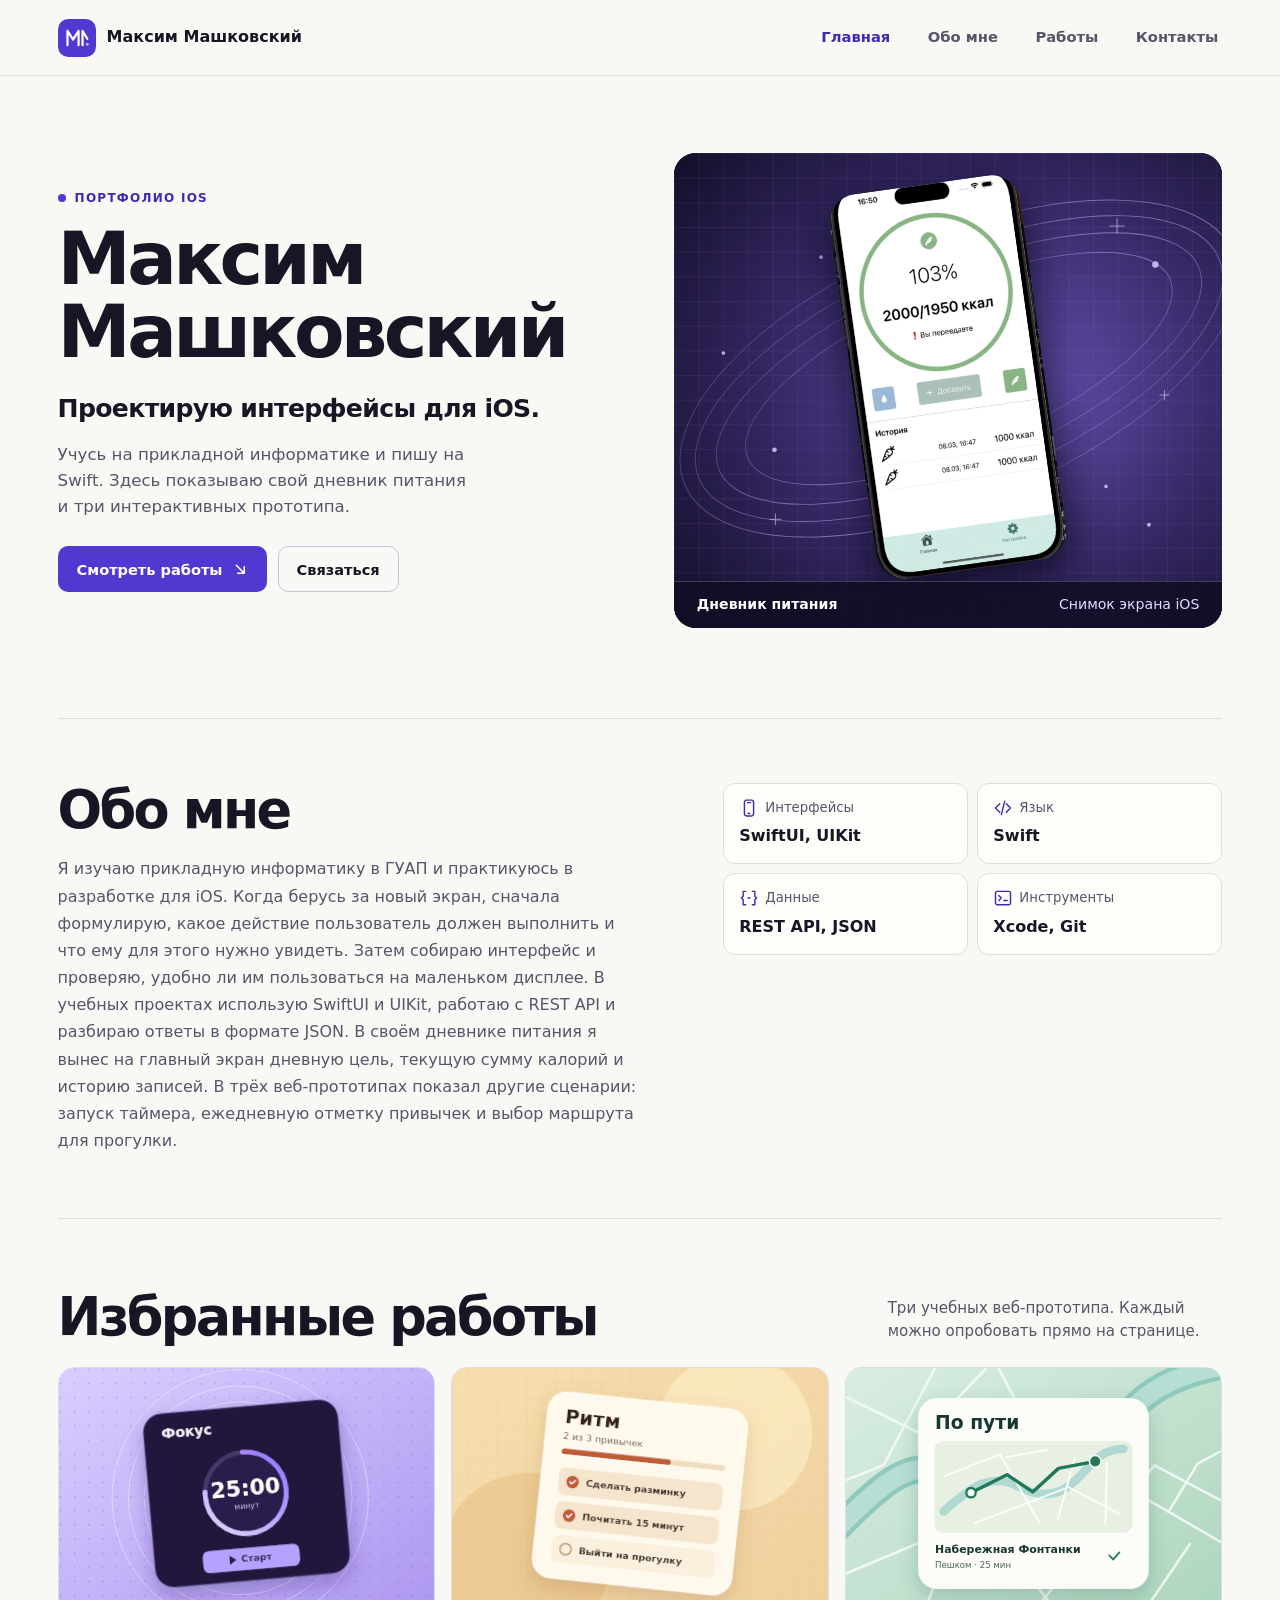
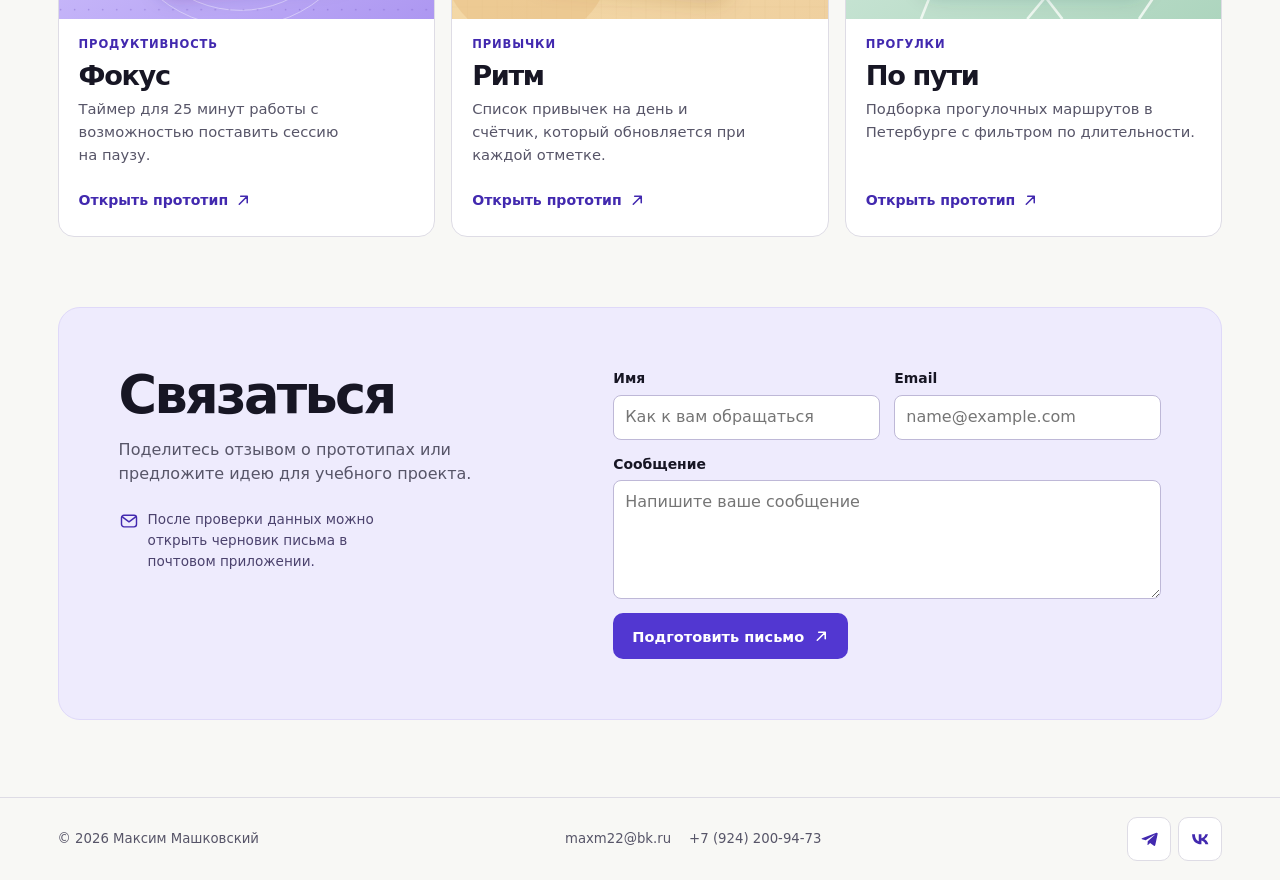
<file: ios-portfolio/index.html>
<!doctype html>
<html lang="ru">
<head>
  <meta charset="utf-8">
  <meta name="viewport" content="width=device-width, initial-scale=1">
  <meta name="description" content="Максим Машковский. Дневник питания для iOS и интерактивные прототипы мобильных интерфейсов.">
  <meta name="theme-color" content="#f8f8f5">
  <link rel="icon" href="./assets/mark.svg" type="image/svg+xml">
  <link rel="stylesheet" href="./styles.css">
  <script src="./app.js" defer></script>
  <title>Максим Машковский — портфолио iOS</title>
</head>
<body>
  <a class="skip-link" href="#home">Перейти к содержимому</a>

  <header class="site-header">
    <div class="shell header-inner">
      <a class="brand" href="#home">
        <img src="./assets/mark.svg" width="38" height="38" alt=""> <span>Максим Машковский</span>
      </a>
      <nav class="site-nav" aria-label="Разделы портфолио">
        <a href="#home" aria-current="location">Главная</a>
        <a href="#about">Обо мне</a>
        <a href="#work">Работы</a>
        <a href="#contact">Контакты</a>
      </nav>
    </div>
  </header>

  <main>
    <section class="hero shell" id="home" aria-labelledby="hero-title">
      <div>
        <p class="eyebrow"><span class="status-dot" aria-hidden="true"></span> Портфолио iOS</p>
        <h1 id="hero-title"><span>Максим</span> <span>Машковский</span></h1>
        <p class="hero-lead">Проектирую интерфейсы для iOS.</p>
        <p class="hero-description">Учусь на прикладной информатике и пишу на Swift. Здесь показываю свой дневник питания и три интерактивных прототипа.</p>
        <div class="hero-actions">
          <a class="button button-primary" href="#work">Смотреть работы <svg class="button-arrow" viewBox="0 0 16 16" aria-hidden="true"><path d="M3.5 3.5 12 12m0-7v7H5"/></svg></a>
          <a class="button button-outline" href="#contact">Связаться</a>
        </div>
      </div>
      <figure class="hero-visual">
        <a class="hero-shot" href="./assets/nutrition.webp" target="_blank" rel="noopener" aria-label="Открыть снимок дневника питания в полном размере">
          <img src="./assets/nutrition.webp" width="588" height="1188" fetchpriority="high" alt="Снимок дневника питания в симуляторе iOS с дневной нормой калорий и историей записей">
        </a>
        <figcaption><strong>Дневник питания</strong><span>Снимок экрана iOS</span></figcaption>
      </figure>
    </section>

    <section class="about shell" id="about" aria-labelledby="about-title">
      <div class="about-copy">
        <h2 id="about-title">Обо мне</h2>
        <p id="authored-text">Я изучаю прикладную информатику в ГУАП и практикуюсь в разработке для iOS. Когда берусь за новый экран, сначала формулирую, какое действие пользователь должен выполнить и что ему для этого нужно увидеть. Затем собираю интерфейс и проверяю, удобно ли им пользоваться на маленьком дисплее. В учебных проектах использую SwiftUI и UIKit, работаю с REST API и разбираю ответы в формате JSON. В своём дневнике питания я вынес на главный экран дневную цель, текущую сумму калорий и историю записей. В трёх веб-прототипах показал другие сценарии: запуск таймера, ежедневную отметку привычек и выбор маршрута для прогулки.</p>
      </div>
      <dl class="skills">
        <div><dt><svg class="line-icon" viewBox="0 0 24 24" aria-hidden="true"><rect x="6.5" y="2.5" width="11" height="19" rx="2.5"/><path d="M10 5.5h4m-3 13h2"/></svg> Интерфейсы</dt><dd>SwiftUI, UIKit</dd></div>
        <div><dt><svg class="line-icon" viewBox="0 0 24 24" aria-hidden="true"><path d="M8 7 3 12l5 5m8-10 5 5-5 5M14 4l-4 16"/></svg> Язык</dt><dd>Swift</dd></div>
        <div><dt><svg class="line-icon" viewBox="0 0 24 24" aria-hidden="true"><path d="M8 4H5v6l-2 2 2 2v6h3m8-16h3v6l2 2-2 2v6h-3m-5-8h2"/></svg> Данные</dt><dd>REST API, JSON</dd></div>
        <div><dt><svg class="line-icon" viewBox="0 0 24 24" aria-hidden="true"><rect x="3" y="4" width="18" height="16" rx="2"/><path d="m7 9 3 3-3 3m6 0h4"/></svg> Инструменты</dt><dd>Xcode, Git</dd></div>
      </dl>
    </section>

    <section class="work shell" id="work" aria-labelledby="work-title">
      <div class="section-heading">
        <h2 id="work-title">Избранные работы</h2>
        <p>Три учебных веб-прототипа. Каждый можно опробовать прямо на странице.</p>
      </div>
      <div class="project-grid">
        <article class="project">
          <img class="project-image" src="./assets/focus.svg" width="480" height="320" loading="lazy" alt="Фиолетовый экран «Фокус» с круговым таймером">
          <div class="project-copy">
            <span class="project-category">Продуктивность</span>
            <h3>Фокус</h3>
            <p>Таймер для 25 минут работы с возможностью поставить сессию на паузу.</p>
            <button class="project-open" type="button" data-open="focus" aria-label="Открыть прототип «Фокус»">Открыть прототип <svg class="button-arrow" viewBox="0 0 16 16" aria-hidden="true"><path d="M3.5 12 12 3.5m-7 0h7v7"/></svg></button>
          </div>
        </article>
        <article class="project">
          <img class="project-image" src="./assets/rhythm.svg" width="480" height="320" loading="lazy" alt="Экран «Ритм» со списком привычек и счётчиком">
          <div class="project-copy">
            <span class="project-category">Привычки</span>
            <h3>Ритм</h3>
            <p>Список привычек на день и счётчик, который обновляется при каждой отметке.</p>
            <button class="project-open" type="button" data-open="rhythm" aria-label="Открыть прототип «Ритм»">Открыть прототип <svg class="button-arrow" viewBox="0 0 16 16" aria-hidden="true"><path d="M3.5 12 12 3.5m-7 0h7v7"/></svg></button>
          </div>
        </article>
        <article class="project">
          <img class="project-image" src="./assets/route.svg" width="480" height="320" loading="lazy" alt="Схема маршрута «По пути» с началом и концом прогулки">
          <div class="project-copy">
            <span class="project-category">Прогулки</span>
            <h3>По пути</h3>
            <p>Подборка прогулочных маршрутов в Петербурге с фильтром по длительности.</p>
            <button class="project-open" type="button" data-open="route" aria-label="Открыть прототип «По пути»">Открыть прототип <svg class="button-arrow" viewBox="0 0 16 16" aria-hidden="true"><path d="M3.5 12 12 3.5m-7 0h7v7"/></svg></button>
          </div>
        </article>
      </div>
      <noscript><p>Для запуска прототипов включите JavaScript в браузере.</p></noscript>
    </section>

    <section class="contact shell" id="contact" aria-labelledby="contact-title">
      <div class="contact-panel">
        <div class="contact-copy">
          <h2 id="contact-title">Связаться</h2>
          <p>Поделитесь отзывом о прототипах или предложите идею для учебного проекта.</p>
          <div class="contact-note">
            <svg class="line-icon" viewBox="0 0 24 24" aria-hidden="true"><rect x="3" y="5" width="18" height="14" rx="3"/><path d="m4 7 8 6 8-6"/></svg>
            <span>После проверки данных можно открыть черновик письма в почтовом приложении.</span>
          </div>
        </div>
        <form class="contact-form" id="feedback" method="post" aria-label="Форма обратной связи">
          <div class="field">
            <label for="sender-name">Имя</label>
            <input id="sender-name" name="name" autocomplete="name" placeholder="Как к вам обращаться" maxlength="80" aria-describedby="error-name" required>
            <p class="field-error" id="error-name" hidden></p>
          </div>
          <div class="field">
            <label for="sender-email">Email</label>
            <input id="sender-email" name="email" type="email" autocomplete="email" placeholder="name@example.com" maxlength="160" aria-describedby="error-email" required>
            <p class="field-error" id="error-email" hidden></p>
          </div>
          <div class="field field-wide">
            <label for="sender-message">Сообщение</label>
            <textarea id="sender-message" name="message" rows="4" placeholder="Напишите ваше сообщение" maxlength="700" aria-describedby="error-message" required></textarea>
            <p class="field-error" id="error-message" hidden></p>
          </div>
          <button class="button button-primary" type="submit">Подготовить письмо <svg class="button-arrow" viewBox="0 0 16 16" aria-hidden="true"><path d="M3.5 12 12 3.5m-7 0h7v7"/></svg></button>
          <p class="form-status" id="form-status" role="status"></p>
          <div class="draft-actions" id="draft-actions" hidden>
            <a class="button button-outline" id="open-draft">Открыть в почте</a>
          </div>
          <noscript><p>Включите JavaScript для проверки полей или воспользуйтесь адресом в подвале.</p></noscript>
        </form>
      </div>
    </section>
  </main>

  <footer class="site-footer">
    <div class="shell footer-inner">
      <p class="copyright">© 2026 Максим Машковский</p>
      <div class="footer-contacts" aria-label="Прямые контакты">
        <a id="contact-email" href="mailto:maxm22@bk.ru">maxm22@bk.ru</a>
        <a href="tel:+79242009473">+7 (924) 200-94-73</a>
      </div>
      <div class="footer-social" aria-label="Поделиться портфолио">
        <a class="social-link" data-share="telegram" href="https://t.me/" target="_blank" rel="noopener noreferrer" aria-label="Поделиться в Telegram" title="Поделиться в Telegram">
          <svg viewBox="0 0 24 24" width="21" height="21" aria-hidden="true"><path fill="currentColor" d="M20.73 4.47a.82.82 0 0 0-.84-.12L3.57 10.63c-.8.31-.81.82-.14 1.02l4.2 1.31L17.37 6.8c.46-.28.88-.13.53.17l-7.9 7.14-.3 4.25c.44 0 .64-.2.89-.44l2.1-2.01 4.38 3.24c.8.44 1.36.21 1.55-.73l2.75-12.98a.8.8 0 0 0-.64-.97Z"/></svg>
        </a>
        <a class="social-link" data-share="vk" href="https://vk.com/" target="_blank" rel="noopener noreferrer" aria-label="Поделиться во ВКонтакте" title="Поделиться во ВКонтакте">
          <svg viewBox="0 0 24 24" width="22" height="22" aria-hidden="true"><path fill="currentColor" d="M13.3 17.7c-6.23 0-9.78-4.12-9.93-10.97h3.1c.1 5.02 2.37 7.15 4.17 7.59V6.73h2.91v4.33c1.78-.19 3.67-2.17 4.3-4.33h2.91a8.4 8.4 0 0 1-3.95 5.45c1.31.62 3.45 2.27 4.3 5.52h-3.2c-.72-2.11-2.44-3.75-4.36-3.97v3.97z"/></svg>
        </a>
      </div>
    </div>
  </footer>

  <dialog class="project-dialog" id="project-dialog" aria-labelledby="dialog-title">
    <div class="dialog-inner">
      <form method="dialog" class="dialog-close">
        <button class="icon-button" type="submit" aria-label="Закрыть прототип" autofocus>×</button>
      </form>
      <p class="eyebrow">Интерактивный прототип</p>
      <h2 id="dialog-title"></h2>
      <p class="dialog-summary" id="dialog-summary"></p>
      <div id="dialog-demo"></div>
    </div>
  </dialog>

  <template id="focus-template">
    <div class="demo demo-focus">
      <p class="timer-time" aria-label="Оставшееся время">25:00</p>
      <div class="demo-actions">
        <button class="button button-primary" type="button" data-timer="toggle">Старт</button>
        <button class="button button-outline" type="button" data-timer="reset">Сбросить</button>
      </div>
      <p class="demo-status" role="status">Готов к началу</p>
    </div>
  </template>
  <template id="rhythm-template">
    <fieldset class="demo demo-rhythm">
      <legend>Привычки на сегодня</legend>
      <p class="habit-count" role="status">Выполнено 0 из 3</p>
      <label><input type="checkbox"> Сделать разминку</label>
      <label><input type="checkbox"> Почитать 15 минут</label>
      <label><input type="checkbox"> Выйти на прогулку</label>
    </fieldset>
  </template>
  <template id="route-template">
    <div class="demo demo-route">
      <label for="route-time">Сколько времени есть на прогулку</label>
      <select id="route-time">
        <option value="all">Любая длительность</option>
        <option value="30">До 30 минут</option>
        <option value="60">До 60 минут</option>
      </select>
      <ul class="routes">
        <li data-minutes="25"><strong>Набережная Фонтанки</strong><span>25 мин</span></li>
        <li data-minutes="45"><strong>Летний сад и Марсово поле</strong><span>45 мин</span></li>
        <li data-minutes="75"><strong>Петроградская сторона</strong><span>75 мин</span></li>
      </ul>
      <p class="visually-hidden route-count" role="status">Доступно маршрутов: 3</p>
    </div>
  </template>
</body>
</html>
</file>
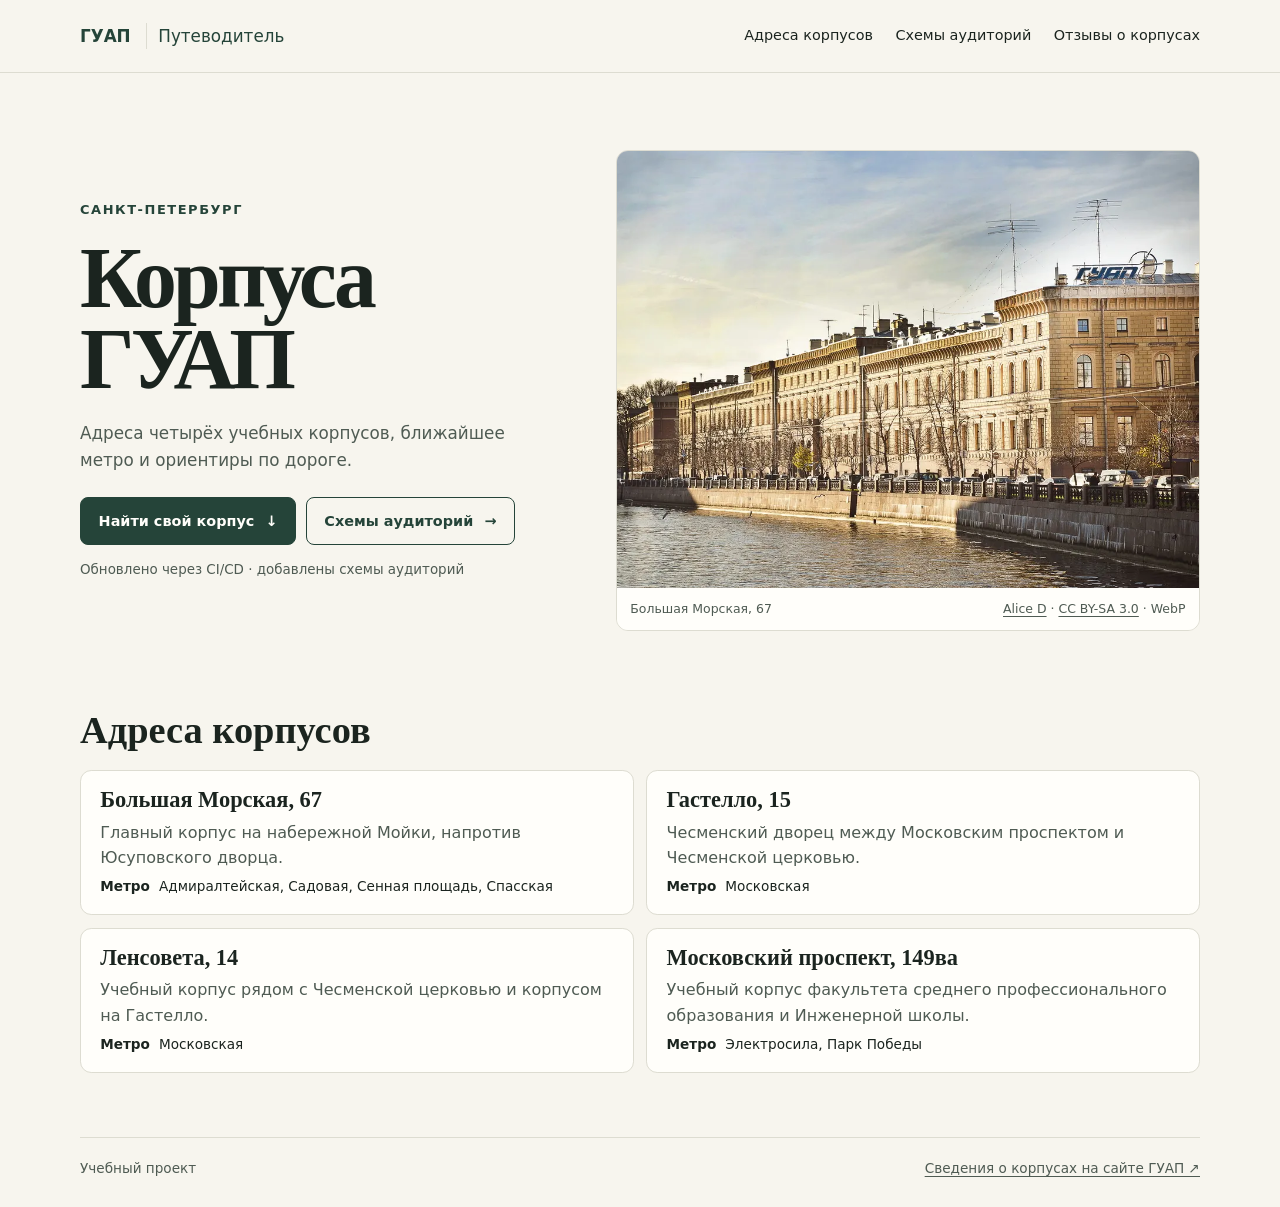
<file: lab6/index.html>
<!doctype html>
<html lang="ru">
<head>
  <meta charset="utf-8">
  <meta name="viewport" content="width=device-width, initial-scale=1">
  <meta name="description" content="Адреса учебных корпусов и схемы аудиторий ГУАП в Санкт-Петербурге.">
  <title>Корпуса ГУАП</title>
  <link rel="stylesheet" href="style.css?v=2">
</head>
<body>
  <a class="skip-link" href="#main">К содержанию</a>
  <header class="site-header">
    <div class="shell header-inner">
      <a class="brand" href="index.html">ГУАП <span>Путеводитель</span></a>
      <nav aria-label="Разделы путеводителя">
        <a href="#campuses">Адреса корпусов</a>
        <a href="auditoriums.html">Схемы аудиторий</a>
        <a href="../index.html#reviews">Отзывы о корпусах</a>
      </nav>
    </div>
  </header>

  <main id="main" class="shell">
    <section class="hero" aria-labelledby="title">
      <div class="hero-copy">
        <p class="location">Санкт-Петербург</p>
        <h1 id="title">Корпуса<br>ГУАП</h1>
        <p class="lead">Адреса четырёх учебных корпусов, ближайшее метро и ориентиры по дороге.</p>
        <div class="hero-actions">
          <a class="button" href="#campuses">Найти свой корпус <span aria-hidden="true">↓</span></a>
          <a class="button button-secondary" href="auditoriums.html">Схемы аудиторий <span aria-hidden="true">→</span></a>
        </div>
        <p class="release-note">Обновлено через CI/CD · добавлены схемы аудиторий</p>
      </div>
      <figure class="hero-photo">
        <img src="images/main-building.webp" width="1120" height="744" alt="Главный корпус ГУАП на набережной Мойки">
        <figcaption>
          <span>Большая Морская, 67</span>
          <span><a href="https://commons.wikimedia.org/wiki/File:Главное_здание_ГУАП.jpg">Alice D</a> · <a href="https://creativecommons.org/licenses/by-sa/3.0/">CC BY-SA 3.0</a> · WebP</span>
        </figcaption>
      </figure>
    </section>

    <section class="directory" id="campuses" aria-labelledby="campus-heading">
      <h2 id="campus-heading">Адреса корпусов</h2>
      <div class="campus-grid">
        <article class="campus">
          <h3>Большая Морская, 67</h3>
          <p>Главный корпус на набережной Мойки, напротив Юсуповского дворца.</p>
          <p class="metro"><span>Метро</span> Адмиралтейская, Садовая, Сенная площадь, Спасская</p>
        </article>
        <article class="campus">
          <h3>Гастелло, 15</h3>
          <p>Чесменский дворец между Московским проспектом и Чесменской церковью.</p>
          <p class="metro"><span>Метро</span> Московская</p>
        </article>
        <article class="campus">
          <h3>Ленсовета, 14</h3>
          <p>Учебный корпус рядом с Чесменской церковью и корпусом на Гастелло.</p>
          <p class="metro"><span>Метро</span> Московская</p>
        </article>
        <article class="campus">
          <h3>Московский проспект, 149ва</h3>
          <p>Учебный корпус факультета среднего профессионального образования и Инженерной школы.</p>
          <p class="metro"><span>Метро</span> Электросила, Парк Победы</p>
        </article>
      </div>
    </section>
  </main>

  <footer class="shell site-footer">
    <span>Учебный проект</span>
    <a href="https://guap.ru/sveden/common">Сведения о корпусах на сайте ГУАП ↗</a>
  </footer>
</body>
</html>
</file>
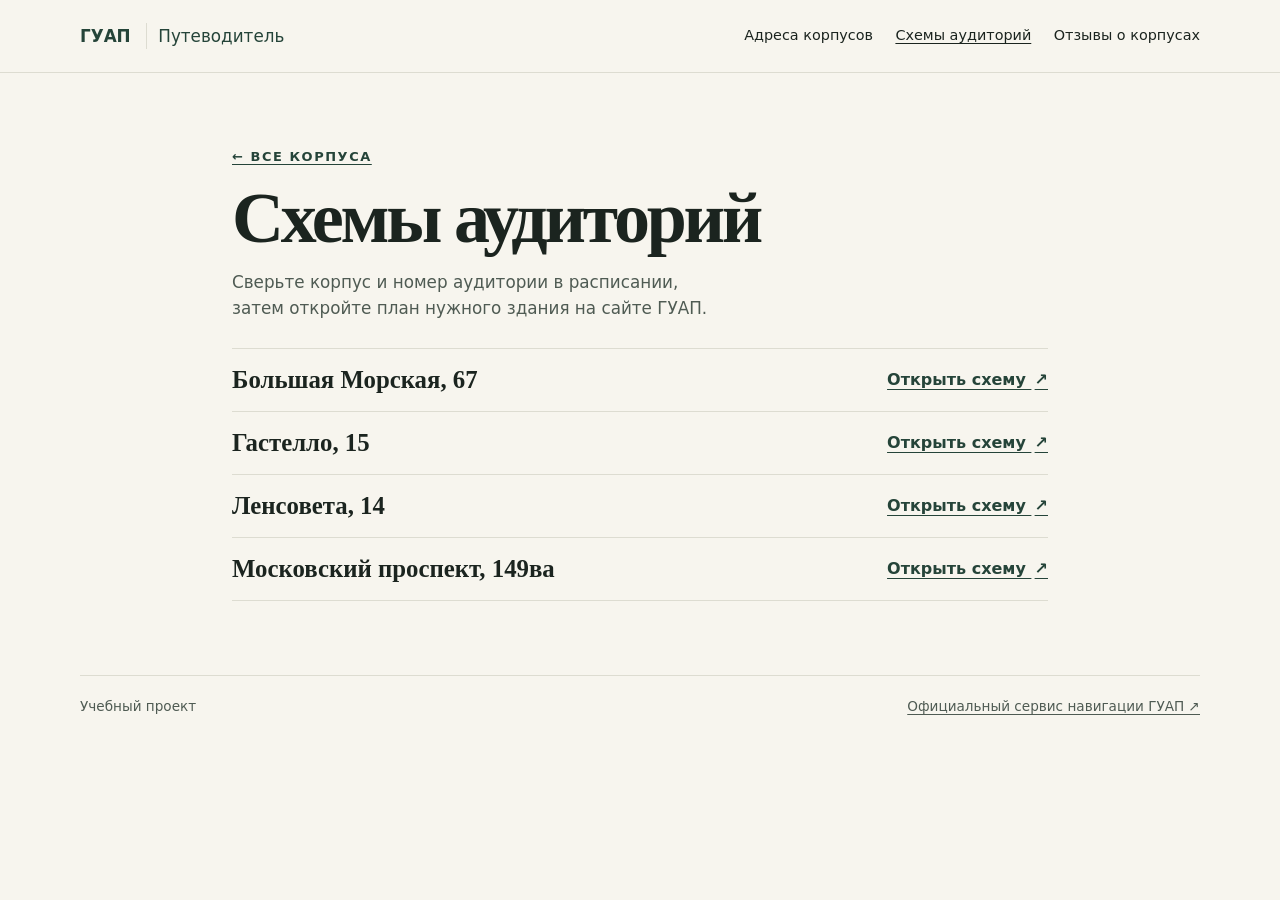
<file: lab6/auditoriums.html>
<!doctype html>
<html lang="ru">
<head>
  <meta charset="utf-8">
  <meta name="viewport" content="width=device-width, initial-scale=1">
  <meta name="description" content="Ссылки на официальные планы этажей и поиск аудиторий четырёх корпусов ГУАП.">
  <title>Схемы аудиторий ГУАП</title>
  <link rel="stylesheet" href="style.css?v=2">
</head>
<body>
  <a class="skip-link" href="#main">К содержанию</a>
  <header class="site-header">
    <div class="shell header-inner">
      <a class="brand" href="index.html">ГУАП <span>Путеводитель</span></a>
      <nav aria-label="Разделы путеводителя">
        <a href="index.html#campuses">Адреса корпусов</a>
        <a href="auditoriums.html" aria-current="page">Схемы аудиторий</a>
        <a href="../index.html#reviews">Отзывы о корпусах</a>
      </nav>
    </div>
  </header>

  <main id="main" class="shell floorplans">
    <p class="location"><a href="index.html">← Все корпуса</a></p>
    <h1>Схемы аудиторий</h1>
    <p class="lead">Сверьте корпус и номер аудитории в расписании, затем откройте план нужного здания на сайте ГУАП.</p>

    <ul class="floorplan-list" aria-label="Планы этажей">
      <li>
        <h2>Большая Морская, 67</h2>
        <a href="https://guap.ru/map_bm" aria-label="Открыть схему корпуса на Большой Морской">Открыть схему <span aria-hidden="true">↗</span></a>
      </li>
      <li>
        <h2>Гастелло, 15</h2>
        <a href="https://guap.ru/map_gast" aria-label="Открыть схему корпуса на Гастелло">Открыть схему <span aria-hidden="true">↗</span></a>
      </li>
      <li>
        <h2>Ленсовета, 14</h2>
        <a href="https://guap.ru/map_lens" aria-label="Открыть схему корпуса на Ленсовета">Открыть схему <span aria-hidden="true">↗</span></a>
      </li>
      <li>
        <h2>Московский проспект, 149ва</h2>
        <a href="https://guap.ru/map_mosk" aria-label="Открыть схему корпуса на Московском проспекте">Открыть схему <span aria-hidden="true">↗</span></a>
      </li>
    </ul>
  </main>

  <footer class="shell site-footer">
    <span>Учебный проект</span>
    <a href="https://guap.ru/c/it/service/maps">Официальный сервис навигации ГУАП ↗</a>
  </footer>
</body>
</html>
</file>
<file: ios-portfolio/styles.css>
:root {
  color-scheme: light;
  --paper: #f8f8f5;
  --ink: #171624;
  --muted: #575568;
  --line: #dedce5;
  --accent: #5237d1;
  --accent-deep: #4229af;
  --lavender: #eeebfd;
  --error: #a72d39;
  --gutter: clamp(18px, 4.5vw, 58px);
  --header: 76px;
  font: 16px/1.55 Inter, system-ui, -apple-system, "Segoe UI", sans-serif;
}

*, *::before, *::after { box-sizing: border-box; }
[hidden] { display: none !important; }
html { scroll-behavior: smooth; scroll-padding-top: calc(var(--header) + 18px); }
body { margin: 0; background: var(--paper); color: var(--ink); }
img, svg { display: block; }
img { max-width: 100%; height: auto; }
button, input, textarea, select { font: inherit; }
button { cursor: pointer; }
a { color: inherit; text-decoration: none; }
h1, h2, h3, p, figure, dl, dd { margin: 0; }
h1, h2, h3 { font-weight: 750; line-height: 1.02; letter-spacing: -.05em; }
p { text-wrap: pretty; }
:focus-visible { outline: 3px solid #6546f2; outline-offset: 5px; }
.shell { width: min(1200px, calc(100% - 2 * var(--gutter))); margin-inline: auto; }

.skip-link, .visually-hidden {
  position: absolute;
  clip-path: inset(50%);
  width: 1px;
  height: 1px;
  overflow: hidden;
  white-space: nowrap;
}
.skip-link:focus {
  position: fixed;
  z-index: 4;
  inset: 12px auto auto 12px;
  clip-path: none;
  width: auto;
  height: auto;
  padding: 10px 14px;
  background: #fff;
}

.site-header {
  position: sticky;
  top: 0;
  z-index: 2;
  background: rgb(248 248 245 / 98%);
  border-bottom: 1px solid var(--line);
}
.header-inner {
  display: flex;
  align-items: center;
  justify-content: space-between;
  gap: 16px;
  min-height: calc(var(--header) - 1px);
}
.brand { display: inline-flex; align-items: center; gap: 11px; font-weight: 700; }
.brand img { flex: none; }
.site-nav { display: flex; align-items: center; gap: clamp(8px, 2.3vw, 32px); }
.site-nav a {
  display: flex;
  min-height: 44px;
  align-items: center;
  padding-inline: 4px;
  color: var(--muted);
  font-size: .92rem;
  font-weight: 620;
  white-space: nowrap;
}
.site-nav a:hover, .site-nav a[aria-current] { color: var(--accent-deep); }

.hero {
  display: grid;
  grid-template-columns: 1.03fr 1fr;
  gap: clamp(24px, 4vw, 64px);
  align-items: center;
  padding-block: clamp(40px, 6vw, 88px) clamp(52px, 7vw, 100px);
}
.eyebrow {
  display: flex;
  align-items: center;
  gap: 9px;
  color: var(--accent-deep);
  font-size: .75rem;
  font-weight: 750;
  letter-spacing: .105em;
  text-transform: uppercase;
}
.status-dot { width: 8px; height: 8px; border-radius: 50%; background: var(--accent); }
.hero h1 { margin: 16px 0 21px; font-size: clamp(2.8rem, 5.75vw, 5.45rem); line-height: .99; }
.hero h1 span { display: block; }
.hero-lead { margin-bottom: 13px; font-size: clamp(1.16rem, 2vw, 1.57rem); font-weight: 650; letter-spacing: -.026em; }
.hero-description { max-width: 39ch; color: var(--muted); font-size: 1.04rem; }
.hero-actions { display: flex; flex-wrap: wrap; gap: 11px; margin-top: 27px; }

.button {
  display: inline-flex;
  min-height: 46px;
  align-items: center;
  justify-content: center;
  gap: 10px;
  padding: 10px 18px;
  border: 1px solid transparent;
  border-radius: 10px;
  font-size: .91rem;
  font-weight: 700;
  line-height: 1.2;
  transition: background-color 160ms, border-color 160ms;
}
.button-primary { background: var(--accent); color: #fff; }
.button-primary:hover { background: var(--accent-deep); }
.button-outline { border-color: #c8c3dc; background: transparent; color: var(--ink); }
.button-outline:hover { border-color: var(--accent); background: var(--lavender); }
.button-arrow {
  width: 15px;
  height: 15px;
  flex: none;
  fill: none;
  stroke: currentColor;
  stroke-width: 1.65;
  stroke-linecap: round;
  stroke-linejoin: round;
}

.hero-visual { position: relative; overflow: hidden; border-radius: 22px; background: #18132d; }
.hero-shot {
  display: grid;
  place-items: center;
  aspect-ratio: 600 / 520;
  overflow: hidden;
  background: #18132d url("./assets/backdrop.svg") center / cover;
}
.hero-shot:focus-visible { outline-offset: -5px; }
.hero-shot img {
  width: 35%;
  margin-block-end: 5%;
  border-radius: 15% / 7.5%;
  background: #fff;
  box-shadow: 0 17px 46px rgb(4 2 14 / 75%);
  transform: rotate(-8deg);
}
.hero-visual figcaption {
  position: absolute;
  inset: auto 0 0;
  display: flex;
  gap: 10px;
  justify-content: space-between;
  padding: 12px clamp(12px, 2vw, 23px);
  border-top: 1px solid rgb(255 255 255 / 20%);
  background: rgb(18 14 38 / 91%);
  color: #e3dcff;
  font-size: clamp(.76rem, 1.1vw, .9rem);
  pointer-events: none;
}
.hero-visual figcaption strong { color: #fff; font-weight: 710; }

h2 { font-size: clamp(2rem, 4.1vw, 3.7rem); }
.about {
  display: grid;
  grid-template-columns: 1.18fr 1fr;
  align-items: start;
  gap: clamp(25px, 6vw, 92px);
  padding-block: clamp(33px, 5vw, 65px);
  border-top: 1px solid var(--line);
}
.about-copy p { max-width: 64ch; margin-top: 19px; color: var(--muted); line-height: 1.7; }
.skills { display: grid; grid-template-columns: 1fr 1fr; gap: 9px; }
.skills > div { min-width: 0; padding: 14px 15px; border: 1px solid var(--line); border-radius: 12px; background: #fdfdfa; }
.skills dt { display: flex; align-items: center; gap: 6px; color: var(--muted); font-size: .83rem; }
.skills dd { margin-top: 6px; font-weight: 690; }
.line-icon {
  flex: 0 0 auto;
  width: 20px;
  height: 20px;
  fill: none;
  stroke: var(--accent-deep);
  stroke-width: 1.7;
  stroke-linecap: round;
  stroke-linejoin: round;
}

.work { padding-block: clamp(40px, 5.5vw, 72px); border-top: 1px solid var(--line); }
.section-heading { display: flex; gap: 18px; justify-content: space-between; align-items: end; margin-bottom: 24px; }
.section-heading p { max-width: 35ch; color: var(--muted); font-size: .94rem; }
.project-grid { display: grid; grid-template-columns: repeat(3, minmax(0, 1fr)); gap: 16px; }
.project {
  display: flex;
  flex-direction: column;
  overflow: hidden;
  border: 1px solid var(--line);
  border-radius: 16px;
  background: #fff;
}
.project-image { width: 100%; aspect-ratio: 3 / 2; object-fit: cover; }
.project-copy { display: flex; flex: 1; flex-direction: column; align-items: start; padding: 17px 20px 13px; }
.project-category { margin-bottom: 8px; color: var(--accent-deep); font-size: .72rem; font-weight: 720; letter-spacing: .075em; text-transform: uppercase; }
.project h3 { font-size: 1.7rem; }
.project p { margin: 9px 0 12px; color: var(--muted); font-size: .92rem; }
.project-open {
  display: inline-flex;
  min-height: 44px;
  align-items: center;
  gap: 8px;
  margin-top: auto;
  padding: 4px 0;
  border: 0;
  background: transparent;
  color: var(--accent-deep);
  font-weight: 720;
  font-size: .88rem;
}
.project-open:hover { text-decoration: underline; text-underline-offset: 4px; }

.contact { margin-bottom: clamp(36px, 6vw, 80px); }
.contact-panel {
  display: grid;
  grid-template-columns: .88fr 1.12fr;
  gap: clamp(23px, 5vw, 78px);
  align-items: start;
  padding: clamp(20px, 4.8vw, 60px);
  border: 1px solid #dfd9f9;
  border-radius: 22px;
  background: var(--lavender);
}
.contact-copy > p { max-width: 35ch; margin-top: 16px; color: var(--muted); }
.contact-note { display: flex; max-width: 32ch; gap: 9px; align-items: start; margin-top: 22px; color: #4b426d; font-size: .85rem; }
.contact-note .line-icon { margin-top: 2px; }
.contact-form { display: grid; grid-template-columns: repeat(2, minmax(0, 1fr)); gap: 14px; align-items: start; }
.field { display: grid; gap: 5px; }
.field-wide, .form-status, .draft-actions { grid-column: 1 / -1; }
.contact-form label, .demo-route label, .demo-rhythm legend { font-size: .87rem; font-weight: 690; }
.contact-form input, .contact-form textarea, .demo-route select {
  width: 100%;
  min-height: 45px;
  padding: 9px 11px;
  border: 1px solid #beb8d7;
  border-radius: 8px;
  background: #fff;
  color: var(--ink);
}
.contact-form textarea { resize: vertical; min-height: 105px; }
.contact-form [aria-invalid="true"] { border-color: var(--error); }
.field-error { color: var(--error); font-size: .82rem; }
.form-status { font-size: .9rem; color: var(--accent-deep); font-weight: 620; }
.form-status:empty { display: none; }
.contact-form > .button, .draft-actions { justify-self: start; grid-column: 1 / -1; }

.site-footer { border-top: 1px solid var(--line); }
.footer-inner { display: flex; align-items: center; justify-content: space-between; gap: 14px; min-height: 82px; padding-block: 14px; }
.copyright, .footer-contacts { color: var(--muted); font-size: .83rem; }
.footer-contacts { display: flex; gap: 6px 18px; flex-wrap: wrap; }
.footer-contacts a:hover { color: var(--accent-deep); text-decoration: underline; text-underline-offset: 4px; }
.footer-social { display: flex; gap: 7px; }
.social-link, .icon-button {
  display: grid;
  width: 44px;
  height: 44px;
  place-items: center;
  border: 1px solid var(--line);
  border-radius: 10px;
  background: #fff;
  color: var(--accent-deep);
}
.social-link:hover, .icon-button:hover { border-color: var(--accent); background: var(--lavender); }

.project-dialog {
  width: min(490px, calc(100% - 30px));
  max-height: calc(100dvh - 32px);
  padding: 0;
  border: 1px solid var(--line);
  border-radius: 19px;
  background: #fff;
  color: var(--ink);
}
.project-dialog::backdrop { background: rgb(18 15 32 / 72%); }
.dialog-inner { position: relative; padding: clamp(17px, 4vw, 30px); }
.dialog-close { position: absolute; top: 12px; right: 12px; }
.icon-button { font: 26px/1 system-ui, sans-serif; }
.project-dialog .eyebrow { margin-right: 42px; }
.project-dialog h2 { margin: 9px 0 10px; font-size: 2.45rem; }
.dialog-summary { margin-bottom: 18px; color: var(--muted); }
.demo { padding: 16px; border: 1px solid var(--line); border-radius: 12px; }
.demo-focus { text-align: center; background: var(--lavender); }
.timer-time { font-size: clamp(2.9rem, 10vw, 4.1rem); line-height: 1.12; font-weight: 730; font-variant-numeric: tabular-nums; letter-spacing: -.06em; }
.demo-actions { display: flex; justify-content: center; flex-wrap: wrap; gap: 8px; margin-block: 12px 8px; }
.demo-status, .habit-count { color: var(--muted); font-size: .85rem; }
.demo-rhythm { display: grid; gap: 8px; min-width: 0; margin: 0; background: #fbf2e2; }
.demo-rhythm label { display: flex; align-items: center; gap: 8px; cursor: pointer; }
.demo-rhythm input { width: 16px; height: 16px; accent-color: var(--accent); }
.demo-route { background: #ebf5ee; }
.demo-route select { margin-top: 6px; }
.routes { display: grid; gap: 8px; margin: 12px 0 0; padding-left: 0; list-style: none; }
.routes li { display: flex; gap: 12px; justify-content: space-between; padding: 7px 0; border-top: 1px solid #c5dbcd; font-size: .87rem; }
.routes span { flex: none; }

@media (max-width: 900px) {
  .project-grid { grid-template-columns: repeat(2, minmax(0, 1fr)); }
}
@media (max-width: 760px) {
  .hero, .about, .contact-panel { grid-template-columns: minmax(0, 1fr); }
  .hero { gap: 24px; padding-top: 32px; }
  .hero h1 { margin: 10px 0 13px; font-size: clamp(2.65rem, 8.9vw, 4.4rem); }
  .hero-visual { max-width: 560px; }
  .hero-actions { margin-top: 19px; }
  .section-heading { display: block; margin-bottom: 18px; }
  .section-heading p { max-width: none; margin-top: 10px; }
  .footer-inner { flex-wrap: wrap; }
}
@media (max-width: 540px) {
  :root { --header: 99px; }
  .header-inner { flex-direction: column; align-items: stretch; justify-content: center; gap: 0; }
  .brand { width: fit-content; min-height: 46px; font-size: .94rem; }
  .brand img { width: 32px; height: 32px; }
  .site-nav { justify-content: space-between; }
  .site-nav a { padding-inline: 2px; font-size: .85rem; }
  .hero-visual, .contact-panel { border-radius: 17px; }
  .project-grid, .contact-form { grid-template-columns: minmax(0, 1fr); }
  .project-copy { padding-inline: 16px; }
  .footer-inner { align-items: start; }
  .footer-contacts { order: 3; width: 100%; }
}
@media (max-width: 355px) {
  .hero h1 { font-size: 2.48rem; }
  .hero-actions .button { padding-inline: 13px; }
}
@media (prefers-reduced-motion: reduce) {
  html { scroll-behavior: auto; }
  .button { transition: none; }
}
</file>
<file: lab6/style.css>
:root {
  color-scheme: light;
  --ink: #1b241f;
  --muted: #4f5b53;
  --paper: #f7f5ee;
  --white: #fffefa;
  --line: #dddcd1;
  --green: #254439;
  --serif: "Playfair Display", Georgia, serif;
  --sans: Inter, system-ui, sans-serif;
}

* { box-sizing: border-box; }
html { scroll-padding-top: 1.25rem; }

body {
  margin: 0;
  background: var(--paper);
  color: var(--ink);
  font: 1rem/1.6 var(--sans);
}

a { color: inherit; text-underline-offset: 0.22em; }
a:focus-visible { outline: 3px solid #aa5800; outline-offset: 4px; }
h1, h2, h3, p, figure { margin: 0; }
.shell { width: min(100% - 3rem, 70rem); margin-inline: auto; }

.skip-link {
  position: absolute;
  z-index: 1;
  padding: 0.75rem;
  background: var(--white);
  transform: translateY(-110%);
}

.skip-link:focus { transform: translateY(0); }
.site-header { border-bottom: 1px solid var(--line); }

.header-inner {
  display: flex;
  flex-wrap: wrap;
  justify-content: space-between;
  align-items: center;
  gap: 0.55rem 1.5rem;
  min-height: 4.5rem;
  padding-block: 0.65rem;
}

.brand {
  color: var(--green);
  font-size: 1.05rem;
  font-weight: 750;
  text-decoration: none;
}

.brand span {
  display: inline-block;
  margin-inline-start: 0.6rem;
  padding-inline-start: 0.7rem;
  border-inline-start: 1px solid var(--line);
  font-weight: 500;
}

nav {
  display: flex;
  flex-wrap: wrap;
  gap: 0.45rem 1.4rem;
  font-size: 0.9rem;
}

nav a { text-decoration: none; }
nav a:hover, nav a[aria-current] { text-decoration: underline; }

.hero {
  display: grid;
  grid-template-columns: minmax(0, 0.9fr) minmax(0, 1.1fr);
  align-items: center;
  gap: clamp(1.5rem, 4.5vw, 4.5rem);
  padding-block: clamp(2.75rem, 6vw, 5.25rem);
}

.location {
  margin-bottom: 1.05rem;
  color: var(--green);
  font-size: 0.81rem;
  font-weight: 700;
  letter-spacing: 0.12em;
  text-transform: uppercase;
}

h1, h2, h3 { font-family: var(--serif); font-weight: 700; }

h1 {
  max-width: 11ch;
  font-size: clamp(2.8rem, 6.7vw, 5.5rem);
  line-height: 0.95;
  letter-spacing: -0.045em;
}

.lead {
  max-width: 31rem;
  margin-block: 1.25rem 1.45rem;
  color: var(--muted);
  font-size: 1.05rem;
}

.button {
  display: inline-flex;
  align-items: center;
  gap: 0.7rem;
  padding: 0.7rem 1.1rem;
  border: 1px solid var(--green);
  border-radius: 0.5rem;
  background: var(--green);
  color: var(--white);
  font-size: 0.9rem;
  font-weight: 650;
  text-decoration: none;
}

.button:hover { background: #172f26; }
.hero-photo { overflow: hidden; border: 1px solid var(--line); border-radius: 0.75rem; }

.hero-photo img {
  display: block;
  width: 100%;
  height: auto;
  aspect-ratio: 4 / 3;
  object-fit: cover;
  object-position: 50% 42%;
}

.hero-photo figcaption {
  display: flex;
  justify-content: space-between;
  flex-wrap: wrap;
  gap: 0.2rem 0.75rem;
  padding: 0.7rem 0.85rem;
  background: var(--white);
  color: var(--muted);
  font-size: 0.78rem;
}

.directory { padding-bottom: clamp(2.5rem, 5vw, 4rem); }
h2 { font-size: clamp(1.8rem, 3vw, 2.55rem); line-height: 1.15; }

.campus-grid {
  display: grid;
  grid-template-columns: repeat(2, minmax(0, 1fr));
  gap: 0.8rem;
  margin-top: 1.15rem;
}

.campus {
  display: grid;
  align-content: start;
  gap: 0.35rem;
  padding: 1rem 1.2rem;
  border: 1px solid var(--line);
  border-radius: 0.7rem;
  background: var(--white);
}

.campus h3 { font-size: 1.4rem; line-height: 1.2; }
.campus p { color: var(--muted); }
.campus .metro { color: var(--ink); font-size: 0.85rem; }
.metro span { margin-inline-end: 0.35em; font-weight: 700; }

.site-footer {
  display: flex;
  justify-content: space-between;
  flex-wrap: wrap;
  gap: 0.45rem 1.25rem;
  padding-block: 1.25rem 1.7rem;
  border-top: 1px solid var(--line);
  color: var(--muted);
  font-size: 0.85rem;
}

@media (max-width: 680px) {
  .shell { width: min(100% - 2rem, 70rem); }
  .hero, .campus-grid { grid-template-columns: 1fr; }
  .hero-photo img { aspect-ratio: 16 / 10; }
}

.hero-actions {
  display: flex;
  flex-wrap: wrap;
  gap: 0.6rem;
}

.button-secondary {
  background: transparent;
  color: var(--green);
}

.button-secondary:hover { background: #e8ebe2; }

.release-note {
  margin-top: 0.9rem;
  color: var(--muted);
  font-size: 0.84rem;
}

.floorplans {
  max-width: 51rem;
  padding-block: clamp(2.8rem, 6vw, 4.6rem);
}

.floorplans h1 {
  max-width: none;
  font-size: clamp(2.75rem, 6vw, 4.5rem);
}

.floorplans .lead { margin-block: 1rem 1.6rem; }

.floorplan-list {
  margin: 0;
  padding: 0;
  border-top: 1px solid var(--line);
  list-style: none;
}

.floorplan-list li {
  display: flex;
  flex-wrap: wrap;
  justify-content: space-between;
  align-items: center;
  gap: 0.35rem 1.25rem;
  padding-block: 1.05rem;
  border-bottom: 1px solid var(--line);
}

.floorplan-list h2 { font-size: clamp(1.25rem, 3vw, 1.55rem); }
.floorplan-list a { color: var(--green); font-weight: 650; }
.floorplan-list a span { margin-inline-start: 0.2em; }
</file>
